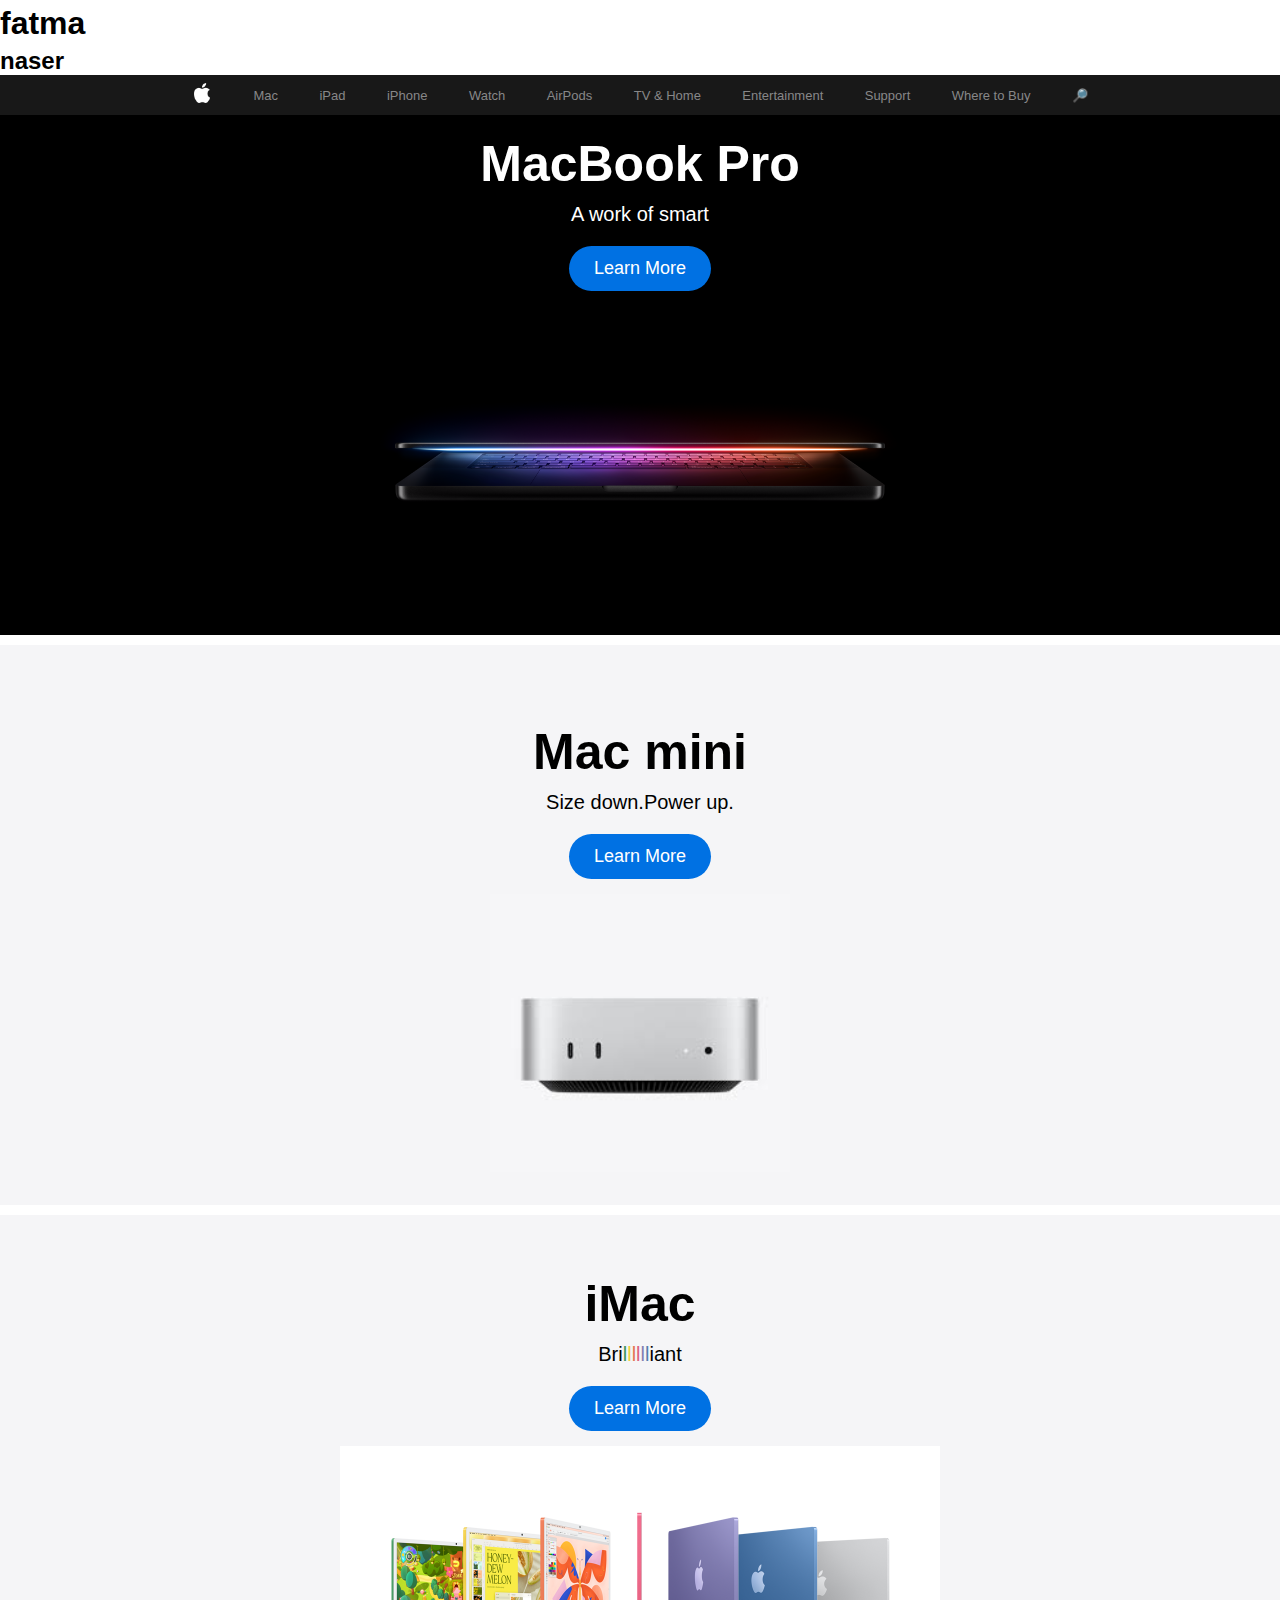
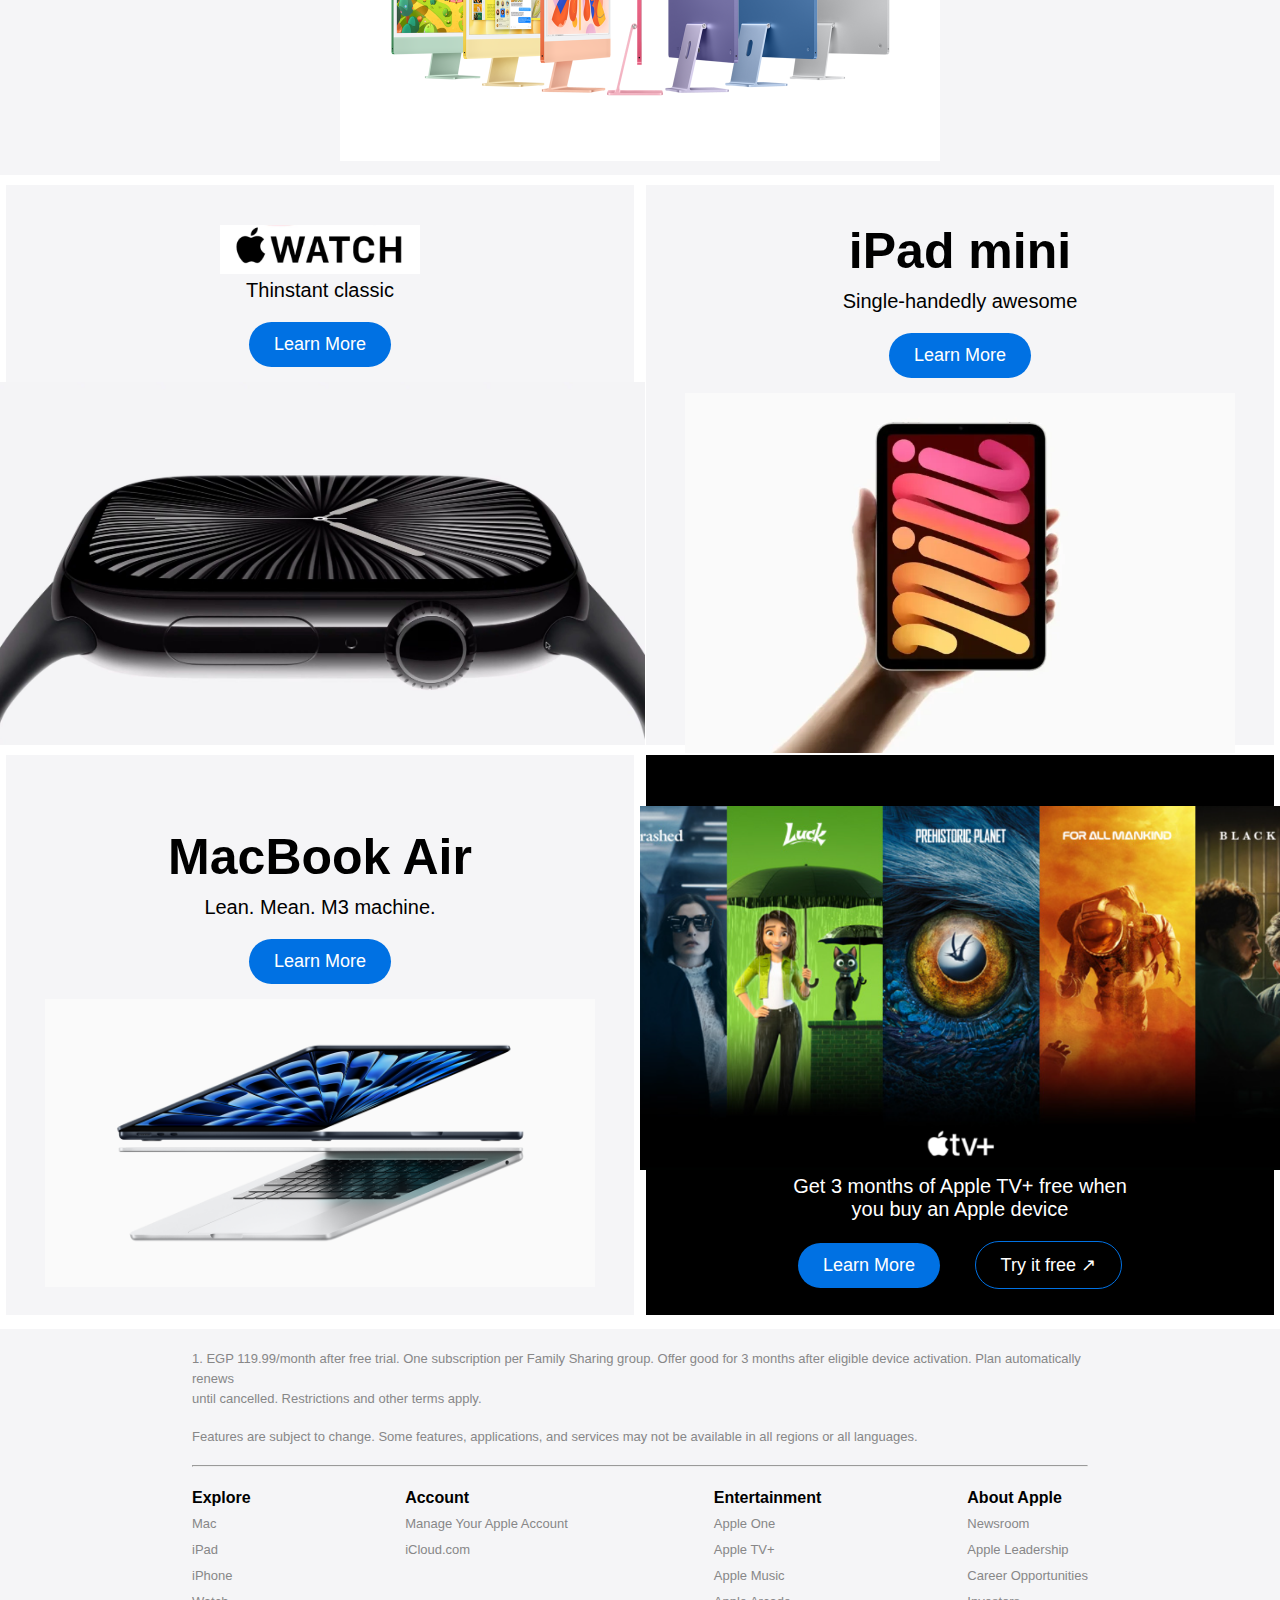
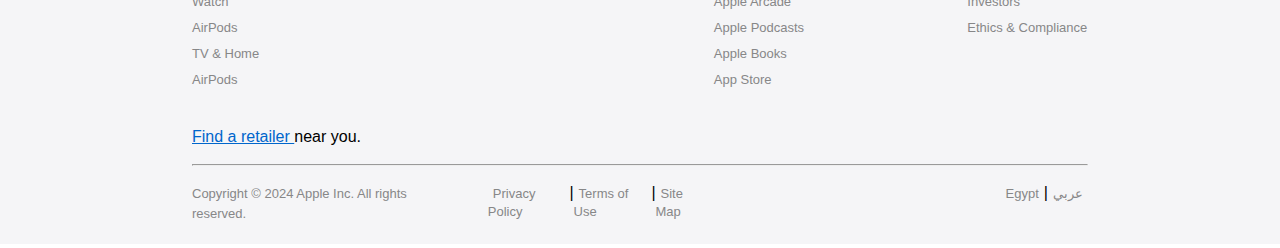
<file: index.html>
<!DOCTYPE html>
<html lang="en">
<head>
    <meta charset="UTF-8">
    <meta name="viewport" content="width=device-width, initial-scale=1.0">
    <title>Apple (Egypt)</title>
    <link href="https://cdnjs.cloudflare.com/ajax/libs/font-awesome/5.15.4/css/all.min.css" rel="stylesheet">
    <link rel="icon" type="image/x-icon" href="./Media/images/pngimg.com - apple_logo_PNG19688.png">
    <link rel="stylesheet" href="./Css/style.css">
</head>
<body>
    <h1>fatma</h1>
    <h2>naser</h2>
<div class="nav-bar">
    <ul>
        <li>
            <img src="./Media/images/apple-512.png" width="20px" title="Apple Logo" alt="Apple logo">
        </li>
        <li>
            <a href="#">Mac</a>
        </li>
        <li>
            <a href="#">iPad</a>
        </li>
        <li>
            <a href="#">iPhone</a>
        </li>
        <li>
            <a href="#">Watch</a>
        </li>
        <li>
            <a href="#">AirPods</a>
        </li>
        <li>
            <a href="#">TV & Home</a>
        </li>
        <li>
            <a href="#">Entertainment</a>
        </li>
        <li>
            <a href="#">Support</a>
        </li>
        <li>
            <a href="#">Where to Buy</a>
        </li>

        <li>
            <a href="#">&#128270</a>
        </li>
    </ul>
</div>

<div class="hero-section">
    <h1>MacBook Pro</h1>
    <h3>A work of smart</h3>

    <a href="#" class="Learn_more_button">Learn More</a>

    <img src="./Media/images/macbook-pro__catc3my4a336_og.png" width="600px" title="MacBook Pro"  alt="MacBook Pro">
    
</div>

<div class="second-section">
    <h1>Mac mini</h1>
    <h3>Size down.Power up.</h3>

    <a href="#" class="Learn_more_button">Learn More</a>

    <img src="./Media/images/download.jpeg" width="300px" title="MacBook Pro"  alt="MacBook Pro">
    
</div>

<div class="third-section">
    <h1>iMac</h1>
    <h3>Bri<span style="color: #3e935c;">l</span><span style="color: #edd142;">l</span><span style="color: #e47552;">l</span><span style="color: #de5f7d;">l</span><span style="color: #827eb2;">l</span><span style="color: #547eae;">l</span>iant</h3>

    <a href="#" class="Learn_more_button">Learn More</a>

    <img src="./Media/images/imac__d7trotporb6u_og.png" width="600px" title="MacBook Pro"  alt="MacBook Pro">
    
</div>

<div class="double-section1">
    <div class="fourth-section">
        <img src="./Media/images/Capture.PNG" width="200px" alt="">
        <h3>Thinstant classic</h3>
    
        <a href="#" class="Learn_more_button">Learn More</a>
    
        <img src="./Media/images/Screenshot-2024-09-09-at-6.10.06 PM.jpg" width="650px" title="MacBook Pro"  alt="MacBook Pro">    
    </div>

    <div class="fourth-section">
        <h1>iPad mini</h1>
        <h3>Single-handedly awesome</h3>
    
        <a href="#" class="Learn_more_button">Learn More</a>
    
        <img src="./Media/images/ipad mini.webp" width="550px" title="MacBook Pro"  alt="MacBook Pro">    
    </div>
</div>

<div class="double-section2">
    <div class="fourth-section">
        <h1>MacBook Air</h1>
        <h3>Lean. Mean. M3 machine.</h3>
    
        <a href="#" class="Learn_more_button">Learn More</a>
    
        <img src="./Media/images/macbook_air_mx__ez5y0k5yy7au_og.png" width="550px" title="MacBook Pro"  alt="MacBook Pro">    
    </div>

    <div class="fifth-section">
        <img src="./Media/images/apple tv.PNG" width="640px" alt="">
        <h3>Get 3 months of Apple TV+ free when<br>you buy an Apple device</h3>
        <div>
            <a href="#" class="Learn_more_button">Learn More</a>
            <a href="#" class="try_it_free_button">Try it free &#8599;</a>
        </div>
        
    </div>
</div>

<div class="footer">
    <div class="outerfooter">
        <div class="first-footer">
            <p>1. EGP 119.99/month after free trial. One subscription per Family Sharing group. Offer good for 3 months after eligible device activation. Plan automatically renews<br>until cancelled. Restrictions and other terms apply.</p>
            <br>
            <p>Features are subject to change. Some features, applications, and services may not be available in all regions or all languages.</p>
            <br>
            <hr>
            <br>
        </div>
        <div class="second-footer">

            <div class="footSections">
                    <h4>Explore</h4>
                    
                    <ul>
                        <li><a href="#">Mac</a></li>
                        <li><a href="#">iPad</a></li>
                        <li><a href="#">iPhone</a></li>
                        <li><a href="#">Watch</a></li>
                        <li><a href="#">AirPods</a></li>
                        <li><a href="#">TV & Home</a></li>
                        <li><a href="#">AirPods</a></li>
                    </ul>
                </div>
                
            <div class="footSections">
                    <h4>Account</h4>
                    
                    <ul>
                        <li><a href="#">Manage Your Apple Account</a></li>
                        <li><a href="#">iCloud.com</a></li>
                    </ul>
                </div>
                
            <div class="footSections">
                    <h4>Entertainment</h4>
                    
                    <ul>
                        <li><a href="#">Apple One</a></li>
                        <li><a href="#">Apple TV+</a></li>
                        <li><a href="#">Apple Music</a></li>
                        <li><a href="#">Apple Arcade</a></li>
                        <li><a href="#">Apple Podcasts</a></li>
                        <li><a href="#">Apple Books</a></li>
                        <li><a href="#">App Store</a></li>
                    </ul>
                </div>
                
            <div class="footSections">
                    <h4>About Apple</h4>
                    
                    <ul>
                        <li><a href="#">Newsroom</a></li>
                        <li><a href="#">Apple Leadership</a></li>
                        <li><a href="#">Career Opportunities</a></li>
                        <li><a href="#">Investors</a></li>
                        <li><a href="#">Ethics & Compliance</a></li>
                    </ul>
                </div>
        </div>
        <br><br>
        <div class="third-footer">
            <p><a href="#" class="footer-link">Find a retailer </a>near you.</p>
        </div>
        
        <br>
        <hr>
        <br>
        
        <div class="last-footer">
            <p>Copyright © 2024 Apple Inc. All rights reserved.</p>
            <ul class="last-footer-list1">
                <li><a href="#">Privacy Policy</a></li>
                <li>|</li>
                <li><a href="#"> Terms of Use</a></li>
                <li>|</li>
                <li><a href="#"> Site Map</a></li>
            </ul>

            <ul class="last-footer-list2">
                <li><a href="#">Egypt</a></li>
                <li>|</li>
                <li><a href="#">عربي</a></li>
            </ul>


        </div>

    </div>
</div>
</body>
</html>
</file>
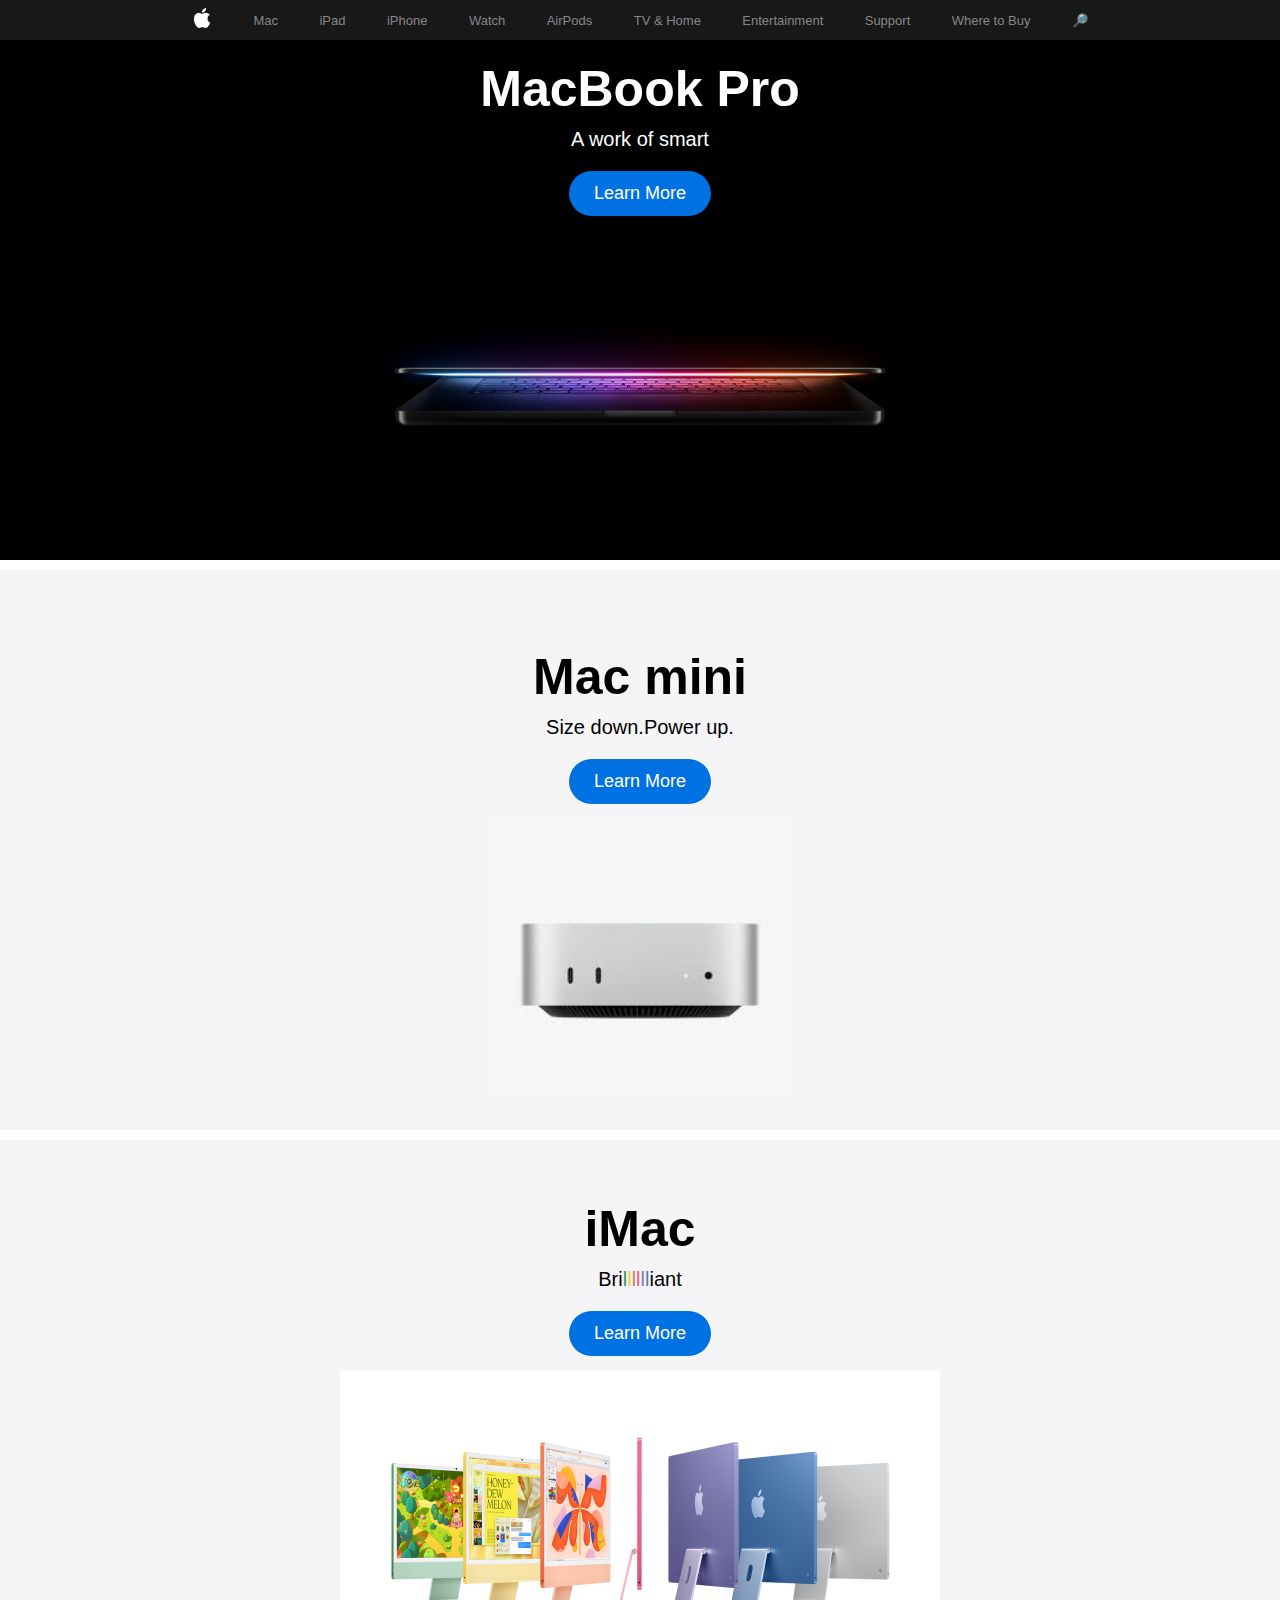
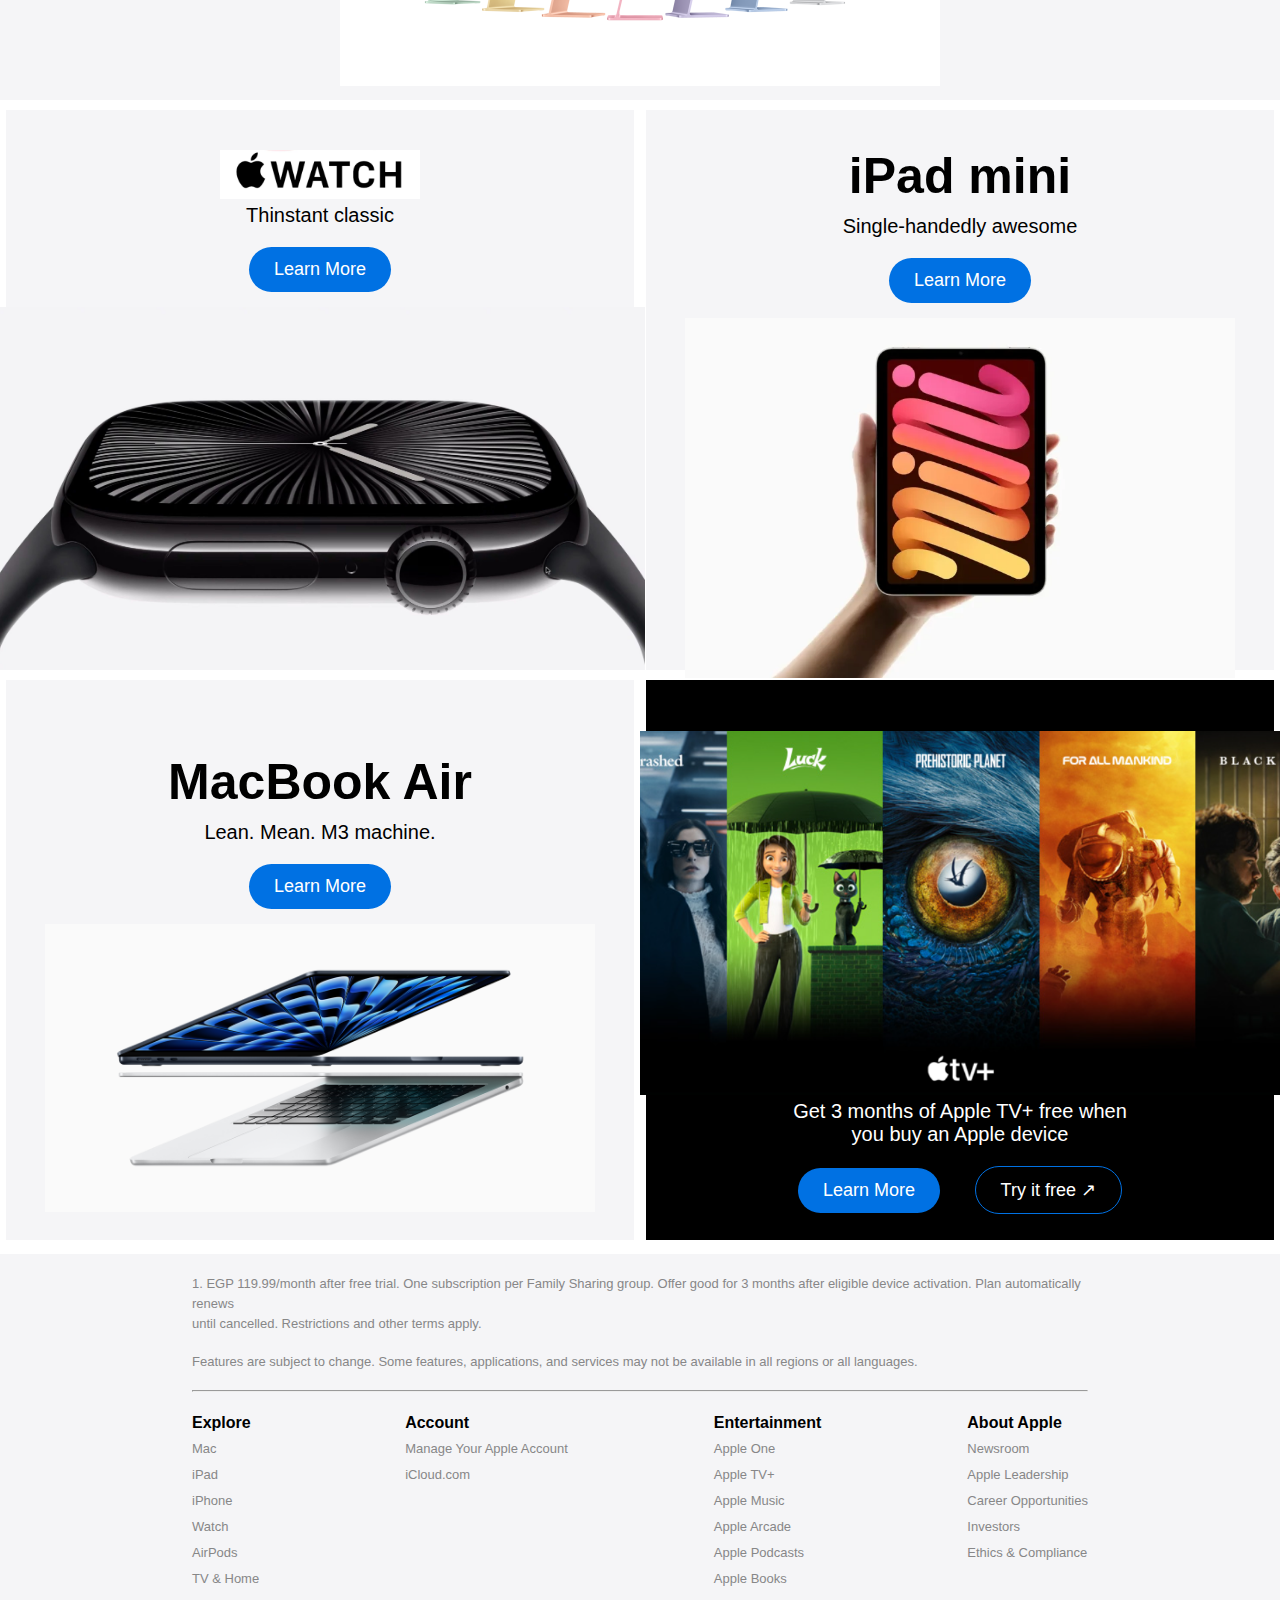
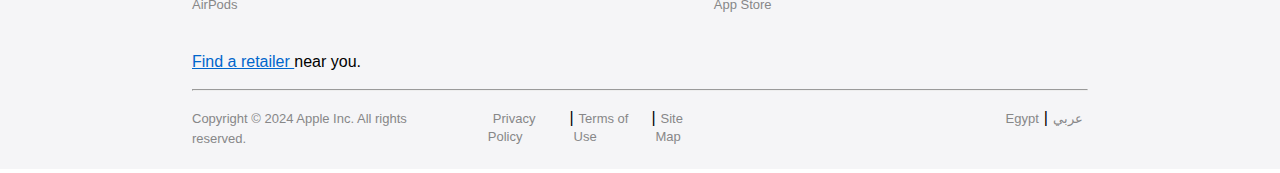
<file: project.html>
<!DOCTYPE html>
<html lang="en">
<head>
    <meta charset="UTF-8">
    <meta name="viewport" content="width=device-width, initial-scale=1.0">
    <title>Apple (Egypt)</title>
    <link href="https://cdnjs.cloudflare.com/ajax/libs/font-awesome/5.15.4/css/all.min.css" rel="stylesheet">
    <link rel="icon" type="image/x-icon" href="./Media/images/pngimg.com - apple_logo_PNG19688.png">
    <link rel="stylesheet" href="./Css/project.css">
</head>
<body>
<div class="nav-bar">
    <ul>
        <li>
            <img src="./Media/images/apple-512.png" width="20px" title="Apple Logo" alt="Apple logo">
        </li>
        <li>
            <a href="#">Mac</a>
        </li>
        <li>
            <a href="#">iPad</a>
        </li>
        <li>
            <a href="#">iPhone</a>
        </li>
        <li>
            <a href="#">Watch</a>
        </li>
        <li>
            <a href="#">AirPods</a>
        </li>
        <li>
            <a href="#">TV & Home</a>
        </li>
        <li>
            <a href="#">Entertainment</a>
        </li>
        <li>
            <a href="#">Support</a>
        </li>
        <li>
            <a href="#">Where to Buy</a>
        </li>

        <li>
            <a href="#">&#128270</a>
        </li>
    </ul>
</div>

<div class="hero-section">
    <h1>MacBook Pro</h1>
    <h3>A work of smart</h3>

    <a href="#" class="Learn_more_button">Learn More</a>

    <img src="./Media/images/macbook-pro__catc3my4a336_og.png" width="600px" title="MacBook Pro"  alt="MacBook Pro">
    
</div>

<div class="second-section">
    <h1>Mac mini</h1>
    <h3>Size down.Power up.</h3>

    <a href="#" class="Learn_more_button">Learn More</a>

    <img src="./Media/images/download.jpeg" width="300px" title="MacBook Pro"  alt="MacBook Pro">
    
</div>

<div class="third-section">
    <h1>iMac</h1>
    <h3>Bri<span style="color: #3e935c;">l</span><span style="color: #edd142;">l</span><span style="color: #e47552;">l</span><span style="color: #de5f7d;">l</span><span style="color: #827eb2;">l</span><span style="color: #547eae;">l</span>iant</h3>

    <a href="#" class="Learn_more_button">Learn More</a>

    <img src="./Media/images/imac__d7trotporb6u_og.png" width="600px" title="MacBook Pro"  alt="MacBook Pro">
    
</div>

<div class="double-section1">
    <div class="fourth-section">
        <img src="./Media/images/Capture.PNG" width="200px" alt="">
        <h3>Thinstant classic</h3>
    
        <a href="#" class="Learn_more_button">Learn More</a>
    
        <img src="./Media/images/Screenshot-2024-09-09-at-6.10.06 PM.jpg" width="650px" title="MacBook Pro"  alt="MacBook Pro">    
    </div>

    <div class="fourth-section">
        <h1>iPad mini</h1>
        <h3>Single-handedly awesome</h3>
    
        <a href="#" class="Learn_more_button">Learn More</a>
    
        <img src="./Media/images/ipad mini.webp" width="550px" title="MacBook Pro"  alt="MacBook Pro">    
    </div>
</div>

<div class="double-section2">
    <div class="fourth-section">
        <h1>MacBook Air</h1>
        <h3>Lean. Mean. M3 machine.</h3>
    
        <a href="#" class="Learn_more_button">Learn More</a>
    
        <img src="./Media/images/macbook_air_mx__ez5y0k5yy7au_og.png" width="550px" title="MacBook Pro"  alt="MacBook Pro">    
    </div>

    <div class="fifth-section">
        <img src="./Media/images/apple tv.PNG" width="640px" alt="">
        <h3>Get 3 months of Apple TV+ free when<br>you buy an Apple device</h3>
        <div>
            <a href="#" class="Learn_more_button">Learn More</a>
            <a href="#" class="try_it_free_button">Try it free &#8599;</a>
        </div>
        
    </div>
</div>

<div class="footer">
    <div class="outerfooter">
        <div class="first-footer">
            <p>1. EGP 119.99/month after free trial. One subscription per Family Sharing group. Offer good for 3 months after eligible device activation. Plan automatically renews<br>until cancelled. Restrictions and other terms apply.</p>
            <br>
            <p>Features are subject to change. Some features, applications, and services may not be available in all regions or all languages.</p>
            <br>
            <hr>
            <br>
        </div>
        <div class="second-footer">

            <div class="footSections">
                    <h4>Explore</h4>
                    
                    <ul>
                        <li><a href="#">Mac</a></li>
                        <li><a href="#">iPad</a></li>
                        <li><a href="#">iPhone</a></li>
                        <li><a href="#">Watch</a></li>
                        <li><a href="#">AirPods</a></li>
                        <li><a href="#">TV & Home</a></li>
                        <li><a href="#">AirPods</a></li>
                    </ul>
                </div>
                
            <div class="footSections">
                    <h4>Account</h4>
                    
                    <ul>
                        <li><a href="#">Manage Your Apple Account</a></li>
                        <li><a href="#">iCloud.com</a></li>
                    </ul>
                </div>
                
            <div class="footSections">
                    <h4>Entertainment</h4>
                    
                    <ul>
                        <li><a href="#">Apple One</a></li>
                        <li><a href="#">Apple TV+</a></li>
                        <li><a href="#">Apple Music</a></li>
                        <li><a href="#">Apple Arcade</a></li>
                        <li><a href="#">Apple Podcasts</a></li>
                        <li><a href="#">Apple Books</a></li>
                        <li><a href="#">App Store</a></li>
                    </ul>
                </div>
                
            <div class="footSections">
                    <h4>About Apple</h4>
                    
                    <ul>
                        <li><a href="#">Newsroom</a></li>
                        <li><a href="#">Apple Leadership</a></li>
                        <li><a href="#">Career Opportunities</a></li>
                        <li><a href="#">Investors</a></li>
                        <li><a href="#">Ethics & Compliance</a></li>
                    </ul>
                </div>
        </div>
        <br><br>
        <div class="third-footer">
            <p><a href="#" class="footer-link">Find a retailer </a>near you.</p>
        </div>
        
        <br>
        <hr>
        <br>
        
        <div class="last-footer">
            <p>Copyright © 2024 Apple Inc. All rights reserved.</p>
            <ul class="last-footer-list1">
                <li><a href="#">Privacy Policy</a></li>
                <li>|</li>
                <li><a href="#"> Terms of Use</a></li>
                <li>|</li>
                <li><a href="#"> Site Map</a></li>
            </ul>

            <ul class="last-footer-list2">
                <li><a href="#">Egypt</a></li>
                <li>|</li>
                <li><a href="#">عربي</a></li>
            </ul>


        </div>

    </div>
</div>
</body>
</html>
</file>
<file: Css/style.css>
*{
    box-sizing: content-box;
    margin: 0px;
    padding: 0px;
    font-family:Arial, Helvetica, sans-serif ;
}

.nav-bar{
    background-color: #181818;
    position: fixed;
    width: 100%;
    /* max-width: 1920px; */
}

.nav-bar ul{
    display: flex;
    justify-content: space-between;
    padding: 8px;
    align-items: center;
    width: 70%;
    max-width: 1200px; /* Optional: Set a max width for your navbar */
    margin: 0 auto;
}

li{
    list-style-type: none;
}

.nav-bar ul li a{
    color: #878788;
    text-decoration: none;
    font-size:small ;
    font-weight: 200;

}

.hero-section,
.fifth-section{
    background-color: black;
    color: white;
    
}
.second-section,
.third-section,
.fourth-section{
    background-color: #f5f5f7;
}

.hero-section,
.second-section,
.third-section,
.fourth-section,
.fifth-section{
    display: flex;
    justify-content: center;
    flex-direction: column;
    align-items: center;
    text-align: center;
    height: 500px;
    padding: 50px 0 10px 0;
    margin: auto;
    margin-bottom: 10px;
}

.hero-section h1,
.second-section h1,
.third-section h1,
.fourth-section h1,
.fifth-section h1{
    font-size: 50px;;
}

.hero-section h3,
.second-section h3,
.third-section h3,
.fourth-section h3,
.fifth-section h3{
    font-size: 20px;
    font-weight: 200;
}

.Learn_more_button {
    display: inline-block;
    background-color: #0071e3; 
    color: white; 
    padding: 12px 25px; 
    margin: 15px;
    text-decoration: none; 
    font-size: 18px; 
    border-radius: 50px;
}

.Learn_more_button:hover,
.try_it_free_button:hover {
    background-color: #0177ec; 
}
.try_it_free_button{
    display: inline-block;
    color: white; 
    padding: 12px 25px; 
    margin: 15px;
    text-decoration: none; 
    font-size: 18px; 
    border: 1px #0071e3 solid;
    border-radius: 50px;  
}


h3,h1
{
    margin: 5px 0;

}

.double-section1,
.double-section2{
    display: flex;
    justify-content: space-between;

}

.fourth-section{
    width: 49%;
}
.fifth-section{
    width: 49%;
}
.fifth-section img{
    top: 0;

}

.footer{
    background-color: #f5f5f7;

}

.outerfooter{
    width: 70%;
    margin: 4px auto;
    padding: 20px;
}
.first-footer p,
.last-footer p{
    font-size: 13px;
    color: #878788;
    line-height: 20px;
}

.second-footer{
    display: flex;
    justify-content: space-between;
    line-height: 25px;
}

.footSections ul li a{
    text-decoration: none;
    color: #878788;
    font-size:small ;
}

.footSections ul li a:hover{
    text-decoration: underline;
}

.footer-link{
    color: #06c;
}

.last-footer{
    display: flex;
}

.last-footer-list1{
    display: flex;
    margin: 0 290px 0 50px;
}
.last-footer-list2{
    display: flex;
}
.last-footer ul li a{
    color: #878788;
    text-decoration: none;
    font-size:small ;
    font-weight: 200;
    margin: 0 5px;
}
.last-footer ul li a:hover{
    text-decoration: underline;
}
</file>
<file: Css/project.css>
*{
    box-sizing: content-box;
    margin: 0px;
    padding: 0px;
    font-family:Arial, Helvetica, sans-serif ;
}

.nav-bar{
    background-color: #181818;
    position: fixed;
    width: 100%;
    /* max-width: 1920px; */
}

.nav-bar ul{
    display: flex;
    justify-content: space-between;
    padding: 8px;
    align-items: center;
    width: 70%;
    max-width: 1200px; /* Optional: Set a max width for your navbar */
    margin: 0 auto;
}

li{
    list-style-type: none;
}

.nav-bar ul li a{
    color: #878788;
    text-decoration: none;
    font-size:small ;
    font-weight: 200;

}

.hero-section,
.fifth-section{
    background-color: black;
    color: white;
    
}
.second-section,
.third-section,
.fourth-section{
    background-color: #f5f5f7;
}

.hero-section,
.second-section,
.third-section,
.fourth-section,
.fifth-section{
    display: flex;
    justify-content: center;
    flex-direction: column;
    align-items: center;
    text-align: center;
    height: 500px;
    padding: 50px 0 10px 0;
    margin: auto;
    margin-bottom: 10px;
}

.hero-section h1,
.second-section h1,
.third-section h1,
.fourth-section h1,
.fifth-section h1{
    font-size: 50px;;
}

.hero-section h3,
.second-section h3,
.third-section h3,
.fourth-section h3,
.fifth-section h3{
    font-size: 20px;
    font-weight: 200;
}

.Learn_more_button {
    display: inline-block;
    background-color: #0071e3; 
    color: white; 
    padding: 12px 25px; 
    margin: 15px;
    text-decoration: none; 
    font-size: 18px; 
    border-radius: 50px;
}

.Learn_more_button:hover,
.try_it_free_button:hover {
    background-color: #0177ec; 
}
.try_it_free_button{
    display: inline-block;
    color: white; 
    padding: 12px 25px; 
    margin: 15px;
    text-decoration: none; 
    font-size: 18px; 
    border: 1px #0071e3 solid;
    border-radius: 50px;  
}


h3,h1
{
    margin: 5px 0;

}

.double-section1,
.double-section2{
    display: flex;
    justify-content: space-between;

}

.fourth-section{
    width: 49%;
}
.fifth-section{
    width: 49%;
}
.fifth-section img{
    top: 0;

}

.footer{
    background-color: #f5f5f7;

}

.outerfooter{
    width: 70%;
    margin: 4px auto;
    padding: 20px;
}
.first-footer p,
.last-footer p{
    font-size: 13px;
    color: #878788;
    line-height: 20px;
}

.second-footer{
    display: flex;
    justify-content: space-between;
    line-height: 25px;
}

.footSections ul li a{
    text-decoration: none;
    color: #878788;
    font-size:small ;
}

.footSections ul li a:hover{
    text-decoration: underline;
}

.footer-link{
    color: #06c;
}

.last-footer{
    display: flex;
}

.last-footer-list1{
    display: flex;
    margin: 0 290px 0 50px;
}
.last-footer-list2{
    display: flex;
}
.last-footer ul li a{
    color: #878788;
    text-decoration: none;
    font-size:small ;
    font-weight: 200;
    margin: 0 5px;
}
.last-footer ul li a:hover{
    text-decoration: underline;
}
</file>
